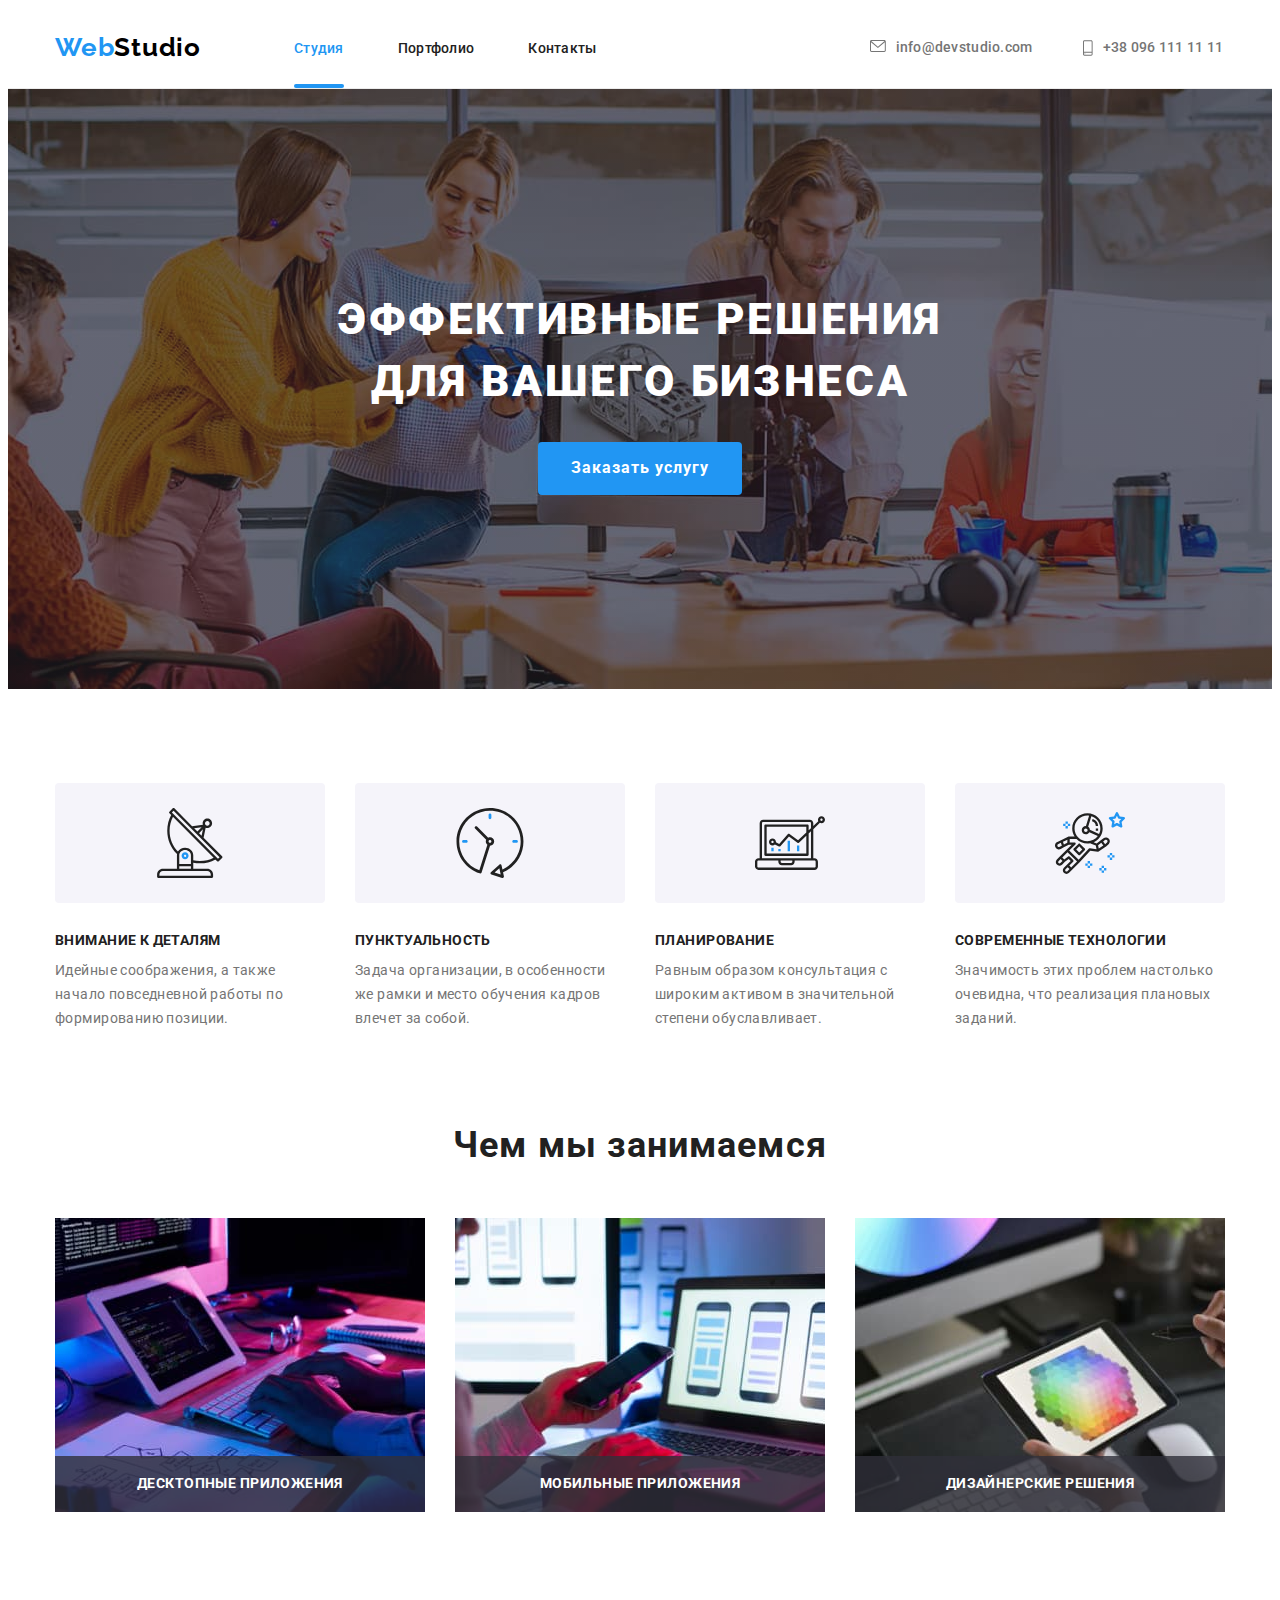
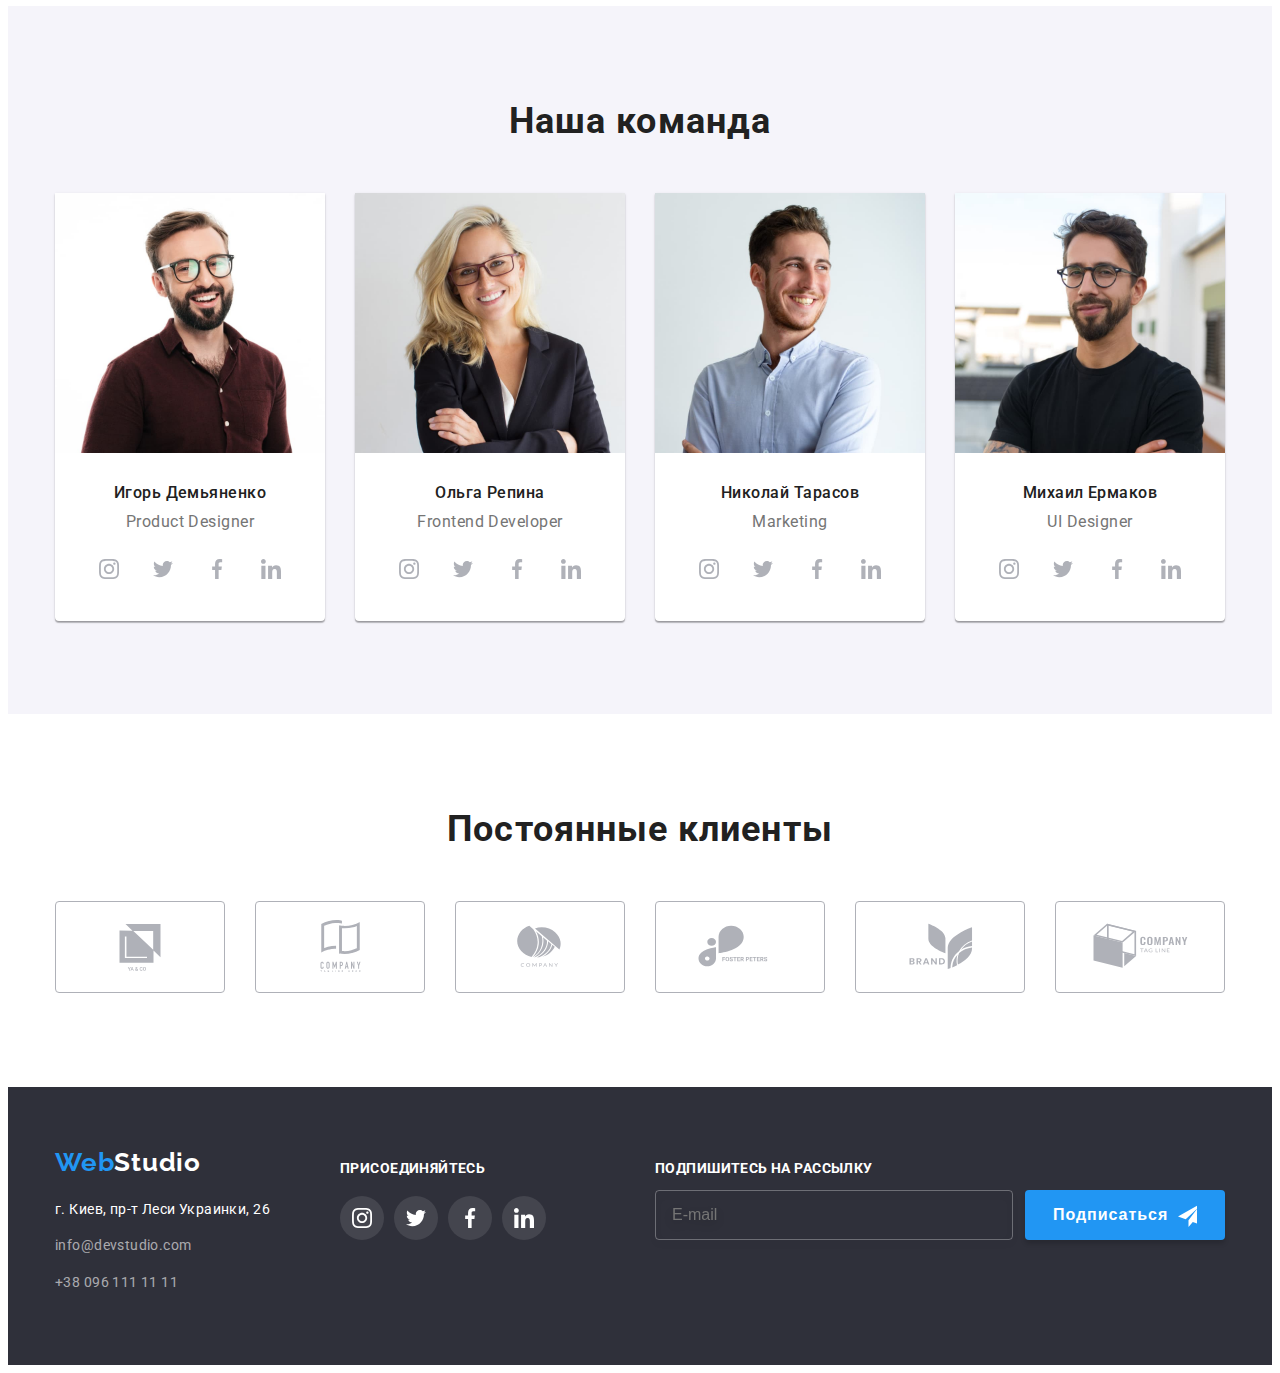
<file: index.html>
<!DOCTYPE html>
<html lang="ru">
  <head>
    <meta charset="UTF-8" />
    <meta http-equiv="X-UA-Compatible" content="IE=edge" />
    <meta name="viewport" content="width=device-width, initial-scale=1.0" />
    <title>Студия</title>
    <link rel="preconnect" href="https://fonts.googleapis.com" />
    <link rel="preconnect" href="https://fonts.gstatic.com" crossorigin />
    <link
      href="https://fonts.googleapis.com/css2?family=Raleway:wght@700&family=Roboto:wght@400;500;700;900&display=swap"
      rel="stylesheet"
    />
    <link
      rel="stylesheet"
      href="https://cdnjs.cloudflare.com/ajax/libs/modern-normalize/1.1.0/modern-normalize.min.css"
      integrity="sha512-wpPYUAdjBVSE4KJnH1VR1HeZfpl1ub8YT/NKx4PuQ5NmX2tKuGu6U/JRp5y+Y8XG2tV+wKQpNHVUX03MfMFn9Q=="
      crossorigin="anonymous"
      referrerpolicy="no-referrer"
    />
    <link rel="stylesheet" href="./css/styles.css" />
  </head>
  <body>
    <!--Header Site-->
    <header class="page-header">
      <div class="container">
        <div class="header-inner">
          <a href="./index.html" class="logo">
            <span class="logo__lable">Web</span>Studio</a
          >
          <nav class="navigation">
            <ul class="nav list">
              <li class="nav__item">
                <a class="nav__link link current" href="./index.html">Студия</a>
              </li>
              <li class="nav__item">
                <a class="nav__link link" href="./portfolio.html">Портфолио</a>
              </li>
              <li class="nav__item">
                <a class="nav__link link" href="">Контакты</a>
              </li>
            </ul>
          </nav>
          <div>
            <ul class="contacts">
              <li class="contacts__item">
                <a class="contacts__link" href="mailto:info@devstudio.co">
                  <svg class="contacts__mail">
                    <use
                      href="./images/icons.svg#icon-mail"
                      width="16px"
                      height="12px"
                    ></use></svg
                  >info@devstudio.com
                </a>
              </li>
              <li class="contacts__item">
                <a class="contacts__link" href="tel:+380961111111">
                  <svg class="contacts__phone">
                    <use
                      href="./images/icons.svg#icon-smartphone"
                      width="10px"
                      height="16px"
                    ></use></svg
                  >+38 096 111 11 11
                </a>
              </li>
            </ul>
          </div>
        </div>
      </div>
    </header>
    <main>
      <!--Hero-->
      <section class="hero">
        <div class="container">
          <h1 class="hero__text">Эффективные решения для вашего бизнеса</h1>
          <button class="button__open" type="button" data-modal-open>
            Заказать услугу
          </button>
          <!--Modal Window-->
          <div class="backdrop is-hidden" data-modal>
            <div class="modal">
              <button class="button__close" type="button" data-modal-close>
                <svg
                  class="close__icon"
                  aria-label="link mail"
                  width="30"
                  height="30"
                >
                  <use href="./images/icons.svg#icon-close"></use>
                </svg>
              </button>
              <div>
                <form class="form__modal" name="transfer">
                  <strong class="form__title"
                    >Оставьте свои данные, мы вам перезвоним</strong
                  >
                  <div class="form">
                    <label class="form__lable" for="username">Имя</label>
                    <input
                      class="form__input"
                      type="text"
                      name="username"
                      required
                      autofocus
                    />
                    <svg class="modal__icon">
                      <use
                        href="./images/icons.svg#icon-person"
                        width="18"
                        height="18"
                      ></use>
                    </svg>
                  </div>
                  <div class="form">
                    <label class="form__lable" for="phone-number"
                      >Телефон</label
                    >
                    <input
                      class="form__input"
                      type="tel"
                      name="phone-number"
                      placeholder=" "
                      required
                    />
                    <svg class="modal__icon">
                      <use
                        href="./images/icons.svg#icon-phone-black"
                        width="18"
                        height="18"
                      ></use>
                    </svg>
                  </div>
                  <div class="form">
                    <label class="form__lable" for="mail">Почта</label>
                    <input
                      class="form__input"
                      type="email"
                      name="mail"
                      placeholder=" "
                      required
                    />
                    <svg class="modal__icon">
                      <use
                        href="./images/icons.svg#icon-email-black"
                        width="18"
                        height="18"
                      ></use>
                    </svg>
                  </div>
                  <div class="form">
                    <label class="form__lable" for="notes">Комментарий</label>
                    <textarea
                      class="form__textarea"
                      name="notes"
                      placeholder="Введите текст"
                    ></textarea>
                  </div>
                  <label class="label__checkbox" for="conditions">
                    <input
                      class="checkbox visually__hidden"
                      type="checkbox"
                      name="conditions"
                      id="conditions"
                      required
                    />
                    Соглашаюсь с рассылкой и принимаю
                    <a class="treaty" href="">Условия договора</a>
                    <svg class="icon__active" width="16" height="15">
                      <use href="images/icons.svg#icon-icon-check"></use>
                    </svg>
                    <svg class="icon__check" width="16" height="15">
                      <use href="images/icons.svg#icon-Vector1"></use>
                    </svg>
                  </label>
                  <button class="button__modal" type="submit">Отправить</button>
                </form>
              </div>
            </div>
          </div>
        </div>
      </section>
      <!--Peculiarities-->
      <section>
        <div class="container">
          <ul class="benefits">
            <li>
              <div class="benefits__content">
                <svg class="benefits__icon">
                  <use
                    href="./images/icons.svg#icon-antena"
                    width="70px"
                    height="70px"
                  ></use>
                </svg>
              </div>
              <h3 class="benefits__title">Внимание к деталям</h3>
              <p class="benefits__text">
                Идейные соображения, а также начало повседневной работы по
                формированию позиции.
              </p>
            </li>
            <li>
              <div class="benefits__content">
                <svg class="benefits__icon">
                  <use
                    href="./images/icons.svg#icon-clock"
                    width="70px"
                    height="70px"
                  ></use>
                </svg>
              </div>
              <h3 class="benefits__title">Пунктуальность</h3>
              <p class="benefits__text">
                Задача организации, в особенности же рамки и место обучения
                кадров влечет за собой.
              </p>
            </li>
            <li>
              <div class="benefits__content">
                <svg class="benefits__icon">
                  <use
                    href="./images/icons.svg#icon-diagram"
                    width="70px"
                    height="70px"
                  ></use>
                </svg>
              </div>
              <h3 class="benefits__title">Планирование</h3>
              <p class="benefits__text">
                Равным образом консультация с широким активом в значительной
                степени обуславливает.
              </p>
            </li>
            <li>
              <div class="benefits__content">
                <svg class="benefits__icon">
                  <use
                    href="./images/icons.svg#icon-astronaut"
                    width="70px"
                    height="70px"
                  ></use>
                </svg>
              </div>
              <h3 class="benefits__title">Современные технологии</h3>
              <p class="benefits__text">
                Значимость этих проблем настолько очевидна, что реализация
                плановых заданий.
              </p>
            </li>
          </ul>
        </div>
      </section>
      <!--Occupation-->
      <section class="occupation">
        <div class="container">
          <h2 class="occupation__content">Чем мы занимаемся</h2>
          <ul class="work">
            <li>
              <div class="work__type">
                <img
                  src="images/box1.jpg"
                  alt="Desktop Applications"
                  width="370"
                  height="294"
                />
                <p class="work__details">Десктопные приложения</p>
              </div>
            </li>
            <li>
              <div class="work__type">
                <img
                  src="images/box2.jpg"
                  alt="Mobile applications"
                  width="370"
                  height="294"
                />
                <p class="work__details">Мобильные приложения</p>
              </div>
            </li>
            <li>
              <div class="work__type">
                <img
                  src="images/box3.jpg"
                  alt="Design solutions"
                  width="370"
                  height="294"
                />
                <p class="work__details">Дизайнерские решения</p>
              </div>
            </li>
          </ul>
        </div>
      </section>
      <!--Team-->
      <section class="team">
        <div class="container">
          <h2 class="team__list">Наша команда</h2>
          <ul class="employees">
            <li class="employee__card">
              <img
                src="images/img.jpg"
                alt="Product Designer"
                width="270"
                height="260"
              />
              <h3 class="employee__name">Игорь Демьяненко</h3>
              <p class="job___title">Product Designer</p>
              <ul class="job___contact">
                <li>
                  <a href="" class="contact__link">
                    <svg class="social__network">
                      <use
                        href="./images/icons.svg#icon-instagram"
                        width="20px"
                        height="20px"
                      ></use>
                    </svg>
                  </a>
                </li>
                <li>
                  <a href="" class="contact__link">
                    <svg class="social__network">
                      <use
                        href="./images/icons.svg#icon-twitter"
                        width="20px"
                        height="20px"
                      ></use></svg
                  ></a>
                </li>
                <li>
                  <a href="" class="contact__link">
                    <svg class="social__network">
                      <use
                        href="./images/icons.svg#icon-facebook"
                        width="20px"
                        height="20px"
                      ></use></svg
                  ></a>
                </li>
                <li>
                  <a href="" class="contact__link">
                    <svg class="social__network">
                      <use
                        href="./images/icons.svg#icon-linkedin"
                        width="20px"
                        height="20px"
                      ></use></svg
                  ></a>
                </li>
              </ul>
            </li>
            <li class="employee__card">
              <img
                src="./images/img1.jpg"
                alt="Frontend"
                width="270"
                height="260"
              />
              <h3 class="employee__name">Ольга Репина</h3>
              <p class="job___title">Frontend Developer</p>
              <ul class="job___contact">
                <li>
                  <a href="" class="contact__link">
                    <svg class="social__network">
                      <use
                        href="./images/icons.svg#icon-instagram"
                        width="20px"
                        height="20px"
                      ></use>
                    </svg>
                  </a>
                </li>
                <li>
                  <a href="" class="contact__link">
                    <svg class="social__network">
                      <use
                        href="./images/icons.svg#icon-twitter"
                        width="20px"
                        height="20px"
                      ></use></svg
                  ></a>
                </li>
                <li>
                  <a href="" class="contact__link">
                    <svg class="social__network">
                      <use
                        href="./images/icons.svg#icon-facebook"
                        width="20px"
                        height="20px"
                      ></use></svg
                  ></a>
                </li>
                <li>
                  <a href="" class="contact__link">
                    <svg class="social__network">
                      <use
                        href="./images/icons.svg#icon-linkedin"
                        width="20px"
                        height="20px"
                      ></use></svg
                  ></a>
                </li>
              </ul>
            </li>
            <li class="employee__card">
              <img
                src="./images/img2.jpg"
                alt="Marketing"
                width="270"
                height="260"
              />
              <h3 class="employee__name">Николай Тарасов</h3>
              <p class="job___title">Marketing</p>
              <ul class="job___contact">
                <li>
                  <a href="" class="contact__link">
                    <svg class="social__network">
                      <use
                        href="./images/icons.svg#icon-instagram"
                        width="20px"
                        height="20px"
                      ></use>
                    </svg>
                  </a>
                </li>
                <li>
                  <a href="" class="contact__link">
                    <svg class="social__network">
                      <use
                        href="./images/icons.svg#icon-twitter"
                        width="20px"
                        height="20px"
                      ></use></svg
                  ></a>
                </li>
                <li>
                  <a href="" class="contact__link">
                    <svg class="social__network">
                      <use
                        href="./images/icons.svg#icon-facebook"
                        width="20px"
                        height="20px"
                      ></use></svg
                  ></a>
                </li>
                <li>
                  <a href="" class="contact__link">
                    <svg class="social__network">
                      <use
                        href="./images/icons.svg#icon-linkedin"
                        width="20px"
                        height="20px"
                      ></use></svg
                  ></a>
                </li>
              </ul>
            </li>
            <li class="employee__card">
              <img
                src="./images/img3.jpg"
                alt="UI Designer"
                width="270"
                height="260"
              />
              <h3 class="employee__name">Михаил Ермаков</h3>
              <p class="job___title">UI Designer</p>
              <ul class="job___contact">
                <li>
                  <a href="" class="contact__link">
                    <svg class="social__network">
                      <use
                        href="./images/icons.svg#icon-instagram"
                        width="20px"
                        height="20px"
                      ></use>
                    </svg>
                  </a>
                </li>
                <li>
                  <a href="" class="contact__link">
                    <svg class="social__network">
                      <use
                        href="./images/icons.svg#icon-twitter"
                        width="20px"
                        height="20px"
                      ></use></svg
                  ></a>
                </li>
                <li>
                  <a href="" class="contact__link">
                    <svg class="social__network">
                      <use
                        href="./images/icons.svg#icon-facebook"
                        width="20px"
                        height="20px"
                      ></use></svg
                  ></a>
                </li>
                <li>
                  <a href="" class="contact__link">
                    <svg class="social__network">
                      <use
                        href="./images/icons.svg#icon-linkedin"
                        width="20px"
                        height="20px"
                      ></use></svg
                  ></a>
                </li>
              </ul>
            </li>
          </ul>
        </div>
      </section>
      <section>
        <h2 class="caption__clients">Постоянные клиенты</h2>
        <div>
          <ul class="clients">
            <li class="clients__item">
              <a href="#" class="clients__icon">
                <svg class="clients__image">
                  <use href="./images/icons.svg#icon-group"></use>
                </svg>
              </a>
            </li>
            <li class="clients__item">
              <a href="#" class="clients__icon">
                <svg class="clients__image">
                  <use href="./images/icons.svg#icon-group1"></use>
                </svg>
              </a>
            </li>
            <li class="clients__item">
              <a href="#" class="clients__icon">
                <svg class="clients__image">
                  <use href="./images/icons.svg#icon-group2"></use>
                </svg>
              </a>
            </li>
            <li class="clients__item">
              <a href="#" class="clients__icon">
                <svg class="clients__image">
                  <use href="./images/icons.svg#icon-group3"></use>
                </svg>
              </a>
            </li>
            <li class="clients__item">
              <a href="#" class="clients__icon">
                <svg class="clients__image">
                  <use href="./images/icons.svg#icon-group4"></use>
                </svg>
              </a>
            </li>
            <li class="clients__item">
              <a href="#" class="clients__icon">
                <svg class="clients__image">
                  <use href="./images/icons.svg#icon-group5"></use>
                </svg>
              </a>
            </li>
          </ul>
        </div>
      </section>
    </main>
    <!--Footer-->
    <footer class="page-footer">
      <div class="container">
        <div class="footer-info">
          <div>
            <a href="./index.html" class="footer__logo"
              ><span class="footer-logo__lable">Web</span>Studio</a
            >
            <address>
              <ul class="footer__contacts">
                <li class="footer-contacts__item">
                  <a class="footer-contacts__link" href="https://bit.ly/3pXMvUd"
                    >г. Киев, пр-т Леси Украинки, 26</a
                  >
                </li>
                <li class="footer-contacts__item">
                  <a
                    class="footer-contacts__mail"
                    href="mailto:info@devstudio.co"
                    >info@devstudio.com</a
                  >
                </li>
                <li class="footer-contacts__item">
                  <a class="footer-contacts__tel" href="tel:+380961111111"
                    >+38 096 111 11 11</a
                  >
                </li>
              </ul>
            </address>
          </div>
          <div class="footer-social">
            <h3 class="social__description">Присоединяйтесь</h3>
            <ul class="networks">
              <li class="networks__item">
                <a href="#" class="networks__link">
                  <svg class="networks__icon">
                    <use
                      href="./images/icons.svg#icon-instagram"
                      width="20px"
                      height="20px"
                    ></use>
                  </svg>
                </a>
              </li>
              <li class="networks__item">
                <a href="#" class="networks__link">
                  <svg class="networks__icon">
                    <use
                      href="./images/icons.svg#icon-twitter"
                      width="20px"
                      height="20px"
                    ></use>
                  </svg>
                </a>
              </li>
              <li class="networks__item">
                <a href="#" class="networks__link">
                  <svg class="networks__icon">
                    <use
                      href="./images/icons.svg#icon-facebook"
                      width="20px"
                      height="20px"
                    ></use>
                  </svg>
                </a>
              </li>
              <li class="networks__item">
                <a href="#" class="networks__link">
                  <svg class="networks__icon">
                    <use
                      href="./images/icons.svg#icon-linkedin"
                      width="20px"
                      height="20px"
                    ></use>
                  </svg>
                </a>
              </li>
            </ul>
          </div>
          <div class="footer-sending">
            <p class="sending__text">Подпишитесь на рассылку</p>
            <form class="form__sending" name="subscription" autocomplete="on">
              <label class="lable__visually" for="subscription-email"></label>
              <input
                class="input__mail"
                type="email"
                name="subscription-email"
                id="subscription-email"
                placeholder="E-mail"
                required
              />
              <button class="button__form" type="button-sending">
                Подписаться
                <svg class="button__icon">
                  <use
                    href="./images/icons.svg#icon-icon-send"
                    width="24px"
                    height="24px"
                  ></use>
                </svg>
              </button>
            </form>
          </div>
        </div>
      </div>
    </footer>
    <script src="./js/modal.js"></script>
  </body>
</html>
</file>
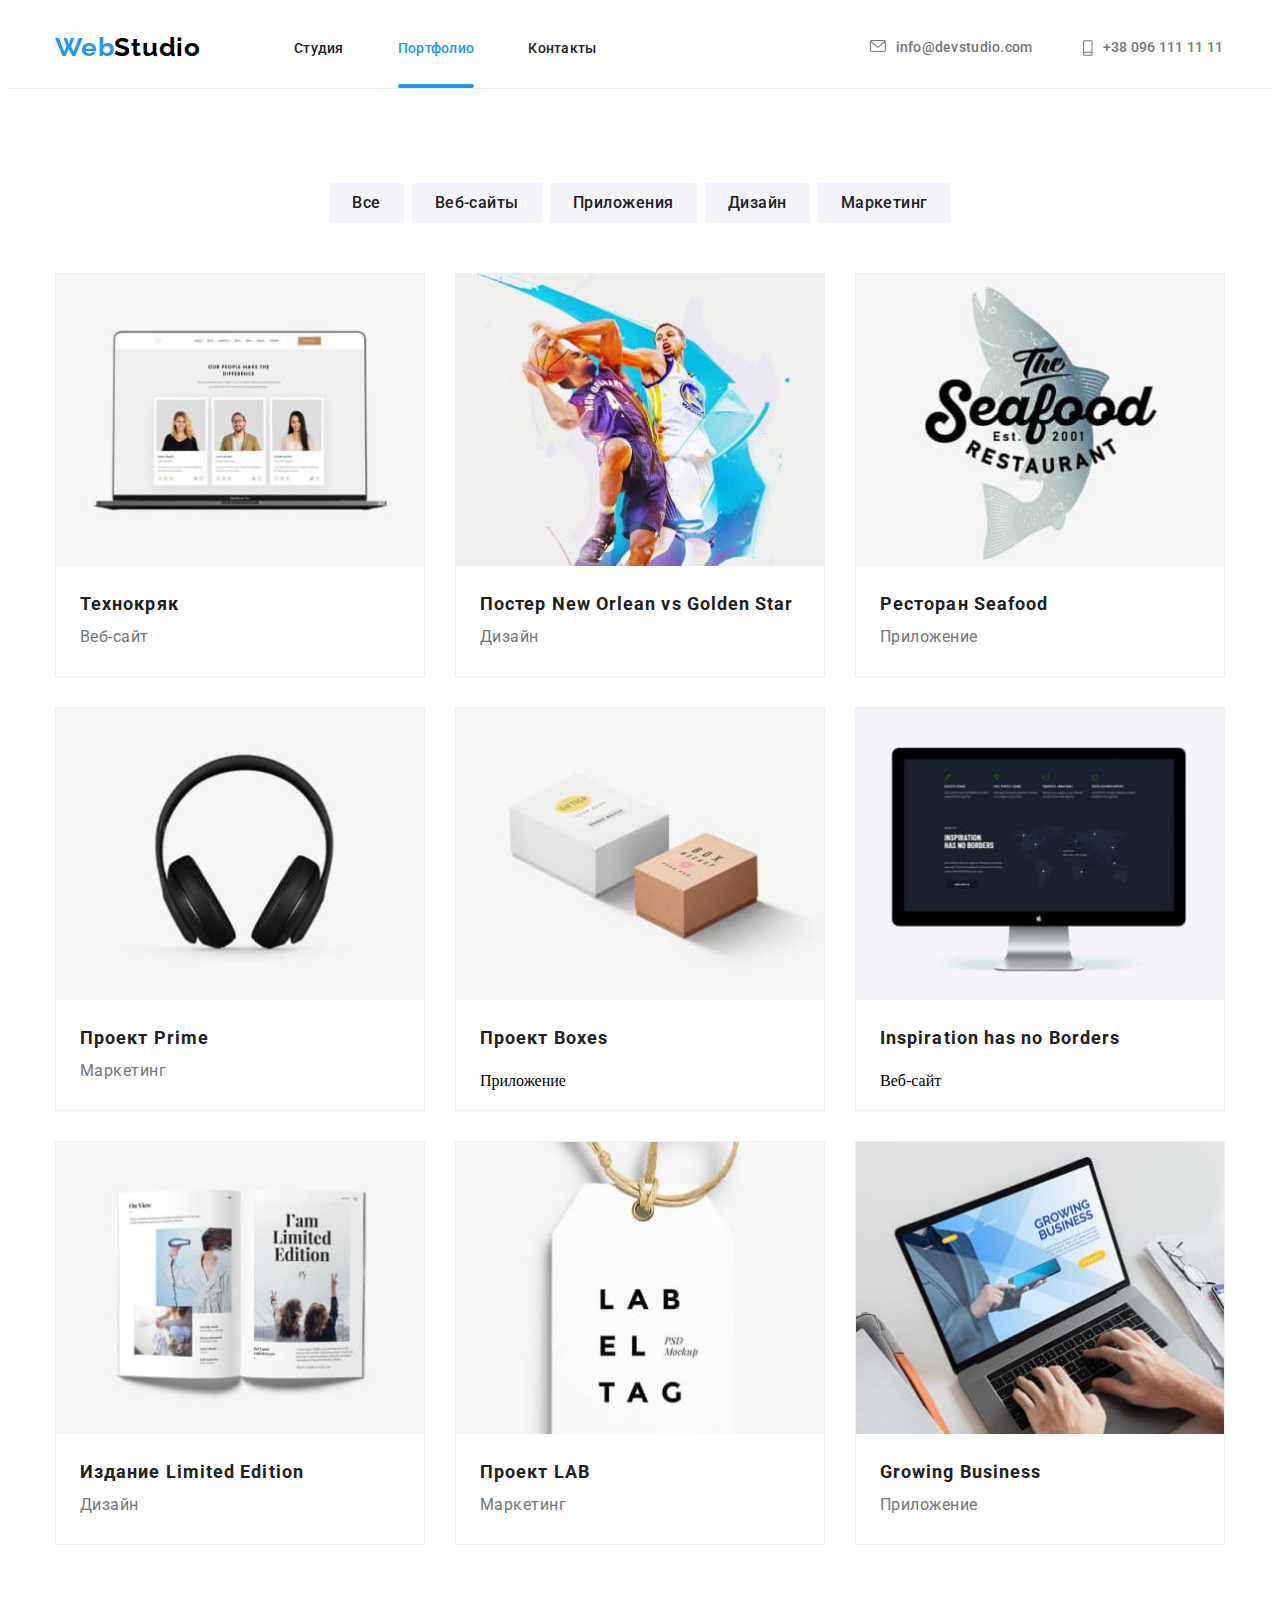
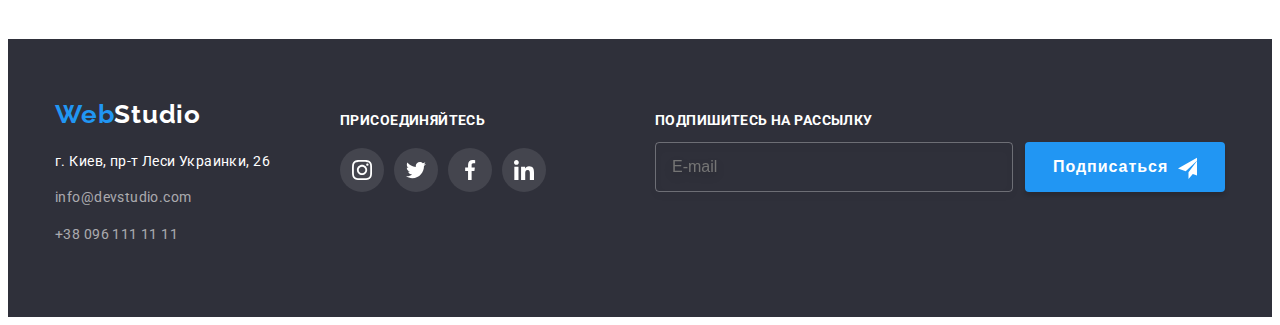
<file: portfolio.html>
<!DOCTYPE html>
<html lang="ru">
  <head>
    <meta charset="UTF-8" />
    <meta http-equiv="X-UA-Compatible" content="IE=edge" />
    <meta name="viewport" content="width=device-width, initial-scale=1.0" />
    <title>Портфолио</title>
    <link rel="preconnect" href="https://fonts.googleapis.com" />
    <link rel="preconnect" href="https://fonts.gstatic.com" crossorigin />
    <link
      href="https://fonts.googleapis.com/css2?family=Raleway:wght@700&family=Roboto:wght@400;500;700;900&display=swap"
      rel="stylesheet"
    />
    <link
      rel="stylesheet"
      href="https://cdnjs.cloudflare.com/ajax/libs/modern-normalize/1.1.0/modern-normalize.min.css"
      integrity="sha512-wpPYUAdjBVSE4KJnH1VR1HeZfpl1ub8YT/NKx4PuQ5NmX2tKuGu6U/JRp5y+Y8XG2tV+wKQpNHVUX03MfMFn9Q=="
      crossorigin="anonymous"
      referrerpolicy="no-referrer"
    />
    <link rel="stylesheet" href="./css/styles.css" />
  </head>
  <body class="header">
    <!--Header Site-->
    <header class="page-header">
      <div class="container">
        <div class="header-inner">
          <a href="./index.html" class="logo">
            <span class="logo__lable">Web</span>Studio</a
          >
          <nav class="navigation">
            <ul class="nav list">
              <li class="nav__item">
                <a class="nav__link link" href="./index.html">Студия</a>
              </li>
              <li class="nav__item">
                <a class="nav__link link current" href="./portfolio.html"
                  >Портфолио</a
                >
              </li>
              <li class="nav__item">
                <a class="nav__link link" href="">Контакты</a>
              </li>
            </ul>
          </nav>
          <div>
            <ul class="contacts">
              <li class="contacts__item">
                <a class="contacts__link" href="mailto:info@devstudio.co">
                  <svg class="contacts__mail">
                    <use
                      href="./images/icons.svg#icon-mail"
                      width="16px"
                      height="12px"
                    ></use></svg
                  >info@devstudio.com
                </a>
              </li>
              <li class="contacts__item">
                <a class="contacts__link" href="tel:+380961111111">
                  <svg class="contacts__phone">
                    <use
                      href="./images/icons.svg#icon-smartphone"
                      width="10px"
                      height="16px"
                    ></use></svg
                  >+38 096 111 11 11
                </a>
              </li>
            </ul>
          </div>
        </div>
      </div>
    </header>
    <main>
      <!--Buttons-->
      <section>
        <div class="container">
          <ul class="button__menu">
            <li><button class="button" type="button">Все</button></li>
            <li><button class="button" type="button">Веб-сайты</button></li>
            <li><button class="button" type="button">Приложения</button></li>
            <li><button class="button" type="button">Дизайн</button></li>
            <li><button class="button" type="button">Маркетинг</button></li>
          </ul>
          <!--Portfolio-->
          <ul class="portfolio">
            <li class="portfolio__card">
              <div class="overlay">
                <a href=""
                  ><img
                    src="./images/image.jpg"
                    alt="Projects"
                    width="370"
                    height="294"
                /></a>
                <div class="overlay__icon">
                  <p class="overlay__text">
                    Ресурс предлагает комплексные предложения с разным уровнем
                    функционала и сервисов. Все это позволит посетителю получить
                    исчерпывающие сведения о компании или частном лице.
                  </p>
                </div>
              </div>
              <div class="card__description">
                <h3 class="card__text">Технокряк</h3>
                <p class="card__title">Веб-сайт</p>
              </div>
            </li>
            <li class="portfolio__card">
              <div class="overlay">
                <a href=""
                  ><img
                    src="./images/image1.jpg"
                    alt="Projects"
                    width="370"
                    height="294"
                /></a>
                <div class="overlay__icon">
                  <p class="overlay__text">
                    Ресурс предлагает комплексные предложения с разным уровнем
                    функционала и сервисов. Все это позволит посетителю получить
                    исчерпывающие сведения о компании или частном лице.
                  </p>
                </div>
              </div>
              <div class="card__description">
                <h3 class="card__text">Постер New Orlean vs Golden Star</h3>
                <p class="card__title">Дизайн</p>
              </div>
            </li>
            <li class="portfolio__card">
              <div class="overlay">
                <a href=""
                  ><img
                    src="./images/image2.jpg"
                    alt="Projects"
                    width="370"
                    height="294"
                /></a>
                <div class="overlay__icon">
                  <p class="overlay__text">
                    Ресурс предлагает комплексные предложения с разным уровнем
                    функционала и сервисов. Все это позволит посетителю получить
                    исчерпывающие сведения о компании или частном лице.
                  </p>
                </div>
              </div>
              <div class="card__description">
                <h3 class="card__text">Ресторан Seafood</h3>
                <p class="card__title">Приложение</p>
              </div>
            </li>
            <li class="portfolio__card">
              <div class="overlay">
                <a href=""
                  ><img
                    src="./images/image3.jpg"
                    alt="Projects"
                    width="370"
                    height="294"
                /></a>
                <div class="overlay__icon">
                  <p class="overlay__text">
                    Ресурс предлагает комплексные предложения с разным уровнем
                    функционала и сервисов. Все это позволит посетителю получить
                    исчерпывающие сведения о компании или частном лице.
                  </p>
                </div>
              </div>
              <div class="card__description">
                <h3 class="card__text">Проект Prime</h3>
                <p class="card__title">Маркетинг</p>
              </div>
            </li>
            <li class="portfolio__card">
              <div class="overlay">
                <a href=""
                  ><img
                    src="./images/image4.jpg"
                    alt="Projects"
                    width="370"
                    height="294"
                /></a>
                <div class="overlay__icon">
                  <p class="overlay__text">
                    Ресурс предлагает комплексные предложения с разным уровнем
                    функционала и сервисов. Все это позволит посетителю получить
                    исчерпывающие сведения о компании или частном лице.
                  </p>
                </div>
              </div>
              <div class="card__description">
                <h3 class="card__text">Проект Boxes</h3>
                <p class="card-title">Приложение</p>
              </div>
            </li>
            <li class="portfolio__card">
              <div class="overlay">
                <a href=""
                  ><img
                    src="./images/image5.jpg"
                    alt="Projects"
                    width="370"
                    height="294"
                /></a>
                <div class="overlay__icon">
                  <p class="overlay__text">
                    Ресурс предлагает комплексные предложения с разным уровнем
                    функционала и сервисов. Все это позволит посетителю получить
                    исчерпывающие сведения о компании или частном лице.
                  </p>
                </div>
              </div>
              <div class="card__description">
                <h3 class="card__text">Inspiration has no Borders</h3>
                <p class="ccard__title">Веб-сайт</p>
              </div>
            </li>
            <li class="portfolio__card">
              <div class="overlay">
                <a href=""
                  ><img
                    src="./images/image6.jpg"
                    alt="Projects"
                    width="370"
                    height="294"
                /></a>
                <div class="overlay__icon">
                  <p class="overlay__text">
                    Ресурс предлагает комплексные предложения с разным уровнем
                    функционала и сервисов. Все это позволит посетителю получить
                    исчерпывающие сведения о компании или частном лице.
                  </p>
                </div>
              </div>
              <div class="card__description">
                <h3 class="card__text">Издание Limited Edition</h3>
                <p class="card__title">Дизайн</p>
              </div>
            </li>
            <li class="portfolio__card">
              <div class="overlay">
                <a href=""
                  ><img
                    src="./images/image7.jpg"
                    alt="Projects"
                    width="370"
                    height="294"
                /></a>
                <div class="overlay__icon">
                  <p class="overlay__text">
                    Ресурс предлагает комплексные предложения с разным уровнем
                    функционала и сервисов. Все это позволит посетителю получить
                    исчерпывающие сведения о компании или частном лице.
                  </p>
                </div>
              </div>
              <div class="card__description">
                <h3 class="card__text">Проект LAB</h3>
                <p class="card__title">Маркетинг</p>
              </div>
            </li>
            <li class="portfolio__card">
              <div class="overlay">
                <a href=""
                  ><img
                    src="./images/image8.jpg"
                    alt="Projects"
                    width="370"
                    height="294"
                /></a>
                <div class="overlay__icon">
                  <p class="overlay__text">
                    Ресурс предлагает комплексные предложения с разным уровнем
                    функционала и сервисов. Все это позволит посетителю получить
                    исчерпывающие сведения о компании или частном лице.
                  </p>
                </div>
              </div>
              <div class="card__description">
                <h3 class="card__text">Growing Business</h3>
                <p class="card__title">Приложение</p>
              </div>
            </li>
          </ul>
        </div>
      </section>
    </main>
    <!--Footer-->
    <footer class="page-footer">
      <div class="container">
        <div class="footer-info">
          <div>
            <a href="./index.html" class="footer__logo"
              ><span class="footer-logo__lable">Web</span>Studio</a
            >
            <address>
              <ul class="footer__contacts">
                <li class="footer-contacts__item">
                  <a class="footer-contacts__link" href="https://bit.ly/3pXMvUd"
                    >г. Киев, пр-т Леси Украинки, 26</a
                  >
                </li>
                <li class="footer-contacts__item">
                  <a
                    class="footer-contacts__mail"
                    href="mailto:info@devstudio.co"
                    >info@devstudio.com</a
                  >
                </li>
                <li class="footer-contacts__item">
                  <a class="footer-contacts__tel" href="tel:+380961111111"
                    >+38 096 111 11 11</a
                  >
                </li>
              </ul>
            </address>
          </div>
          <div class="footer-social">
            <h3 class="social__description">Присоединяйтесь</h3>
            <ul class="networks">
              <li class="networks__item">
                <a href="#" class="networks__link">
                  <svg class="networks__icon">
                    <use
                      href="./images/icons.svg#icon-instagram"
                      width="20px"
                      height="20px"
                    ></use>
                  </svg>
                </a>
              </li>
              <li class="networks__item">
                <a href="#" class="networks__link">
                  <svg class="networks__icon">
                    <use
                      href="./images/icons.svg#icon-twitter"
                      width="20px"
                      height="20px"
                    ></use>
                  </svg>
                </a>
              </li>
              <li class="networks__item">
                <a href="#" class="networks__link">
                  <svg class="networks__icon">
                    <use
                      href="./images/icons.svg#icon-facebook"
                      width="20px"
                      height="20px"
                    ></use>
                  </svg>
                </a>
              </li>
              <li class="networks__item">
                <a href="#" class="networks__link">
                  <svg class="networks__icon">
                    <use
                      href="./images/icons.svg#icon-linkedin"
                      width="20px"
                      height="20px"
                    ></use>
                  </svg>
                </a>
              </li>
            </ul>
          </div>
          <div class="footer-sending">
            <p class="sending__text">Подпишитесь на рассылку</p>
            <form class="form__sending" name="subscription" autocomplete="on">
              <label class="lable__visually" for="subscription-email"></label>
              <input
                class="input__mail"
                type="email"
                name="subscription-email"
                id="subscription-email"
                placeholder="E-mail"
                required
              />
              <button class="button__form" type="button-sending">
                Подписаться
                <svg class="button__icon">
                  <use
                    href="./images/icons.svg#icon-icon-send"
                    width="24px"
                    height="24px"
                  ></use>
                </svg>
              </button>
            </form>
          </div>
        </div>
      </div>
    </footer>
    <script src="./js/modal.js"></script>
  </body>
</html>
</file>
<file: css/styles.css>
.body {
    background-color: #FFFFFF;
    
}



*,
*::before,
*::after {
    box-sizing: border-box;
}

a {
    display: flex;
}

img {
    display: block;
    max-width: 100%;
    height: auto;
}    

a:active,
a:focus {
    outline: none;
}


ul li {
    list-style: none;
    padding-left: 0;
}

section {
    padding-bottom: 94px;
    padding-top: 94px;
    margin: 0;
}

a:active,
a:focus {
    outline: none;
}

input,
textarea {
    outline: none;
}

input:active,
textarea:active {
    outline: none;
}

:focus {
    outline: none;
}

textarea {
    resize: none;
}



.page-header {
    border-bottom: 1px solid #ECECEC;

}

.container {
    max-width: 1170px;
    margin: 0 auto;
        
}

/* Header Site */

.header-inner {
    display: inline-flex;        
    height: 80px;
    align-items: center;
 
}


.logo {
    font-family: 'Raleway', sans-serif;    
    font-weight: 700;
    font-size: 26px;
    line-height: 1.2;
    letter-spacing: 0.03em;
    color: #000000;
    text-decoration: none;
    margin-right: 93px;
     
}


.logo__lable {
    font-family: 'Raleway', sans-serif;
    font-weight: 700;
    font-size: 26px;
    line-height: 1.2;
    letter-spacing: 0.03em;
    color: #2196F3;
    text-decoration: none;

}


.navigation .nav__link {
    position: relative;
    transition: color 250ms cubic-bezier(0.4, 0, 0.2, 1);

}

.nav {
    padding-left: 0;
    margin: 0;
    
}


.nav__item {
    display: inline-flex;
    margin-right: 50px;

}

.nav__item:last-child {
    margin-right: 0;

}

.nav__link {
    font-family: 'Roboto', sans-serif;
    font-weight: 500;
    font-size: 14px;
    line-height: 1.1;
    letter-spacing: 0.02em;
    color: #212121;
    text-decoration: none;
    
    
}

.nav__link:hover,
.nav__link:focus {
    color: #2196F3;
  
}

.current {
    color: #2196F3;
}

.current::after {
    content: "";
    position: absolute;
    width: 100%;
    height: 4px;
    background-size: cover;
    background-color: #2196F3;
    border-radius: 2px;
    margin-top: 43px;
    background-image: url(../images/hover.png);
  
}

.contacts {
    display: inline-flex;
    text-align: center;
    padding-left: 0;
    margin-left: 273px;
    margin-top: 32px;
    margin-bottom: 32px;

}

.contacts__item {
    display: inline-flex;
    text-align: center;
    justify-content: center;
    margin-right: 50px;


}


.contacts__item:last-child {
    margin-right: 0;

}


.contacts__link {
    font-family: 'Roboto', sans-serif;
    font-weight: 500;
    font-size: 14px;
    line-height: 1.1;
    letter-spacing: 0.02em;
    color: #757575;
    text-decoration: none;
    transition: color 250ms cubic-bezier(0.4, 0, 0.2, 1);
       
  

}


.contacts__link:hover,
.contacts__link:focus {
    color: #2196F3;
    fill: currentColor;
    
}

.contacts__phone {
    display: flex;
    justify-content: center;
    align-items: center;
    fill: #757575;
    width: 10px;
    height: 16px;
    padding: 0;
    margin-right: 10px;
    fill: currentColor;
    
}

.contacts__mail {
    display: flex;
    justify-content: center;
    align-items: center;
    fill: #757575;
    width: 16px;
    height: 12px;
    padding: 0;
    margin-right: 10px;
    fill: currentColor;
       
}

/* Hero */

.hero {
    background-color: #2F303A;
    max-width: 1600px;
    height: 600px;
    padding-top: 200px;
    padding-bottom: 200px;
    margin-left: auto;
    margin-right: auto;
    background-size: cover;
    background-position: center;
    background-image: linear-gradient(to right, rgba(47, 48, 58, 0.4), rgba(47, 48, 58, 0.4)), url(../images/img111.jpg);

}

.hero__text {
    font-family: 'Roboto', sans-serif;
    font-style: normal;
    font-weight: 900;
    font-size: 44px;
    line-height: 1.4;
    text-align: center;
    letter-spacing: 0.06em;
    text-transform: uppercase;
    color: #FFFFFF;
    max-width: 696px;
    margin: 0 auto;
    margin-bottom: 30px;


}


.button__open {
    font-family: 'Roboto', sans-serif;
    padding: 10px 32px;
    font-style: normal;
    font-weight: 700;
    font-size: 16px;
    line-height: 1.9;
    display: flex;
    align-items: center;
    text-align: center;
    letter-spacing: 0.06em;
    color: #FFFFFF;
    background-color: #2196F3;
    border: 1px solid transparent;
    border-radius: 4px;
    cursor: pointer;
    text-decoration: none;
    margin: 0 auto;
}


/* Modal Window */

.backdrop {
    position: fixed;
    top: 0;
    left: 0;
    width: 100%;
    min-height: 100%;
    z-index: 1;
    background-color: rgba(0, 0, 0, 0.2);
    transition: opacity 250ms cubic-bezier(0.4, 0, 0.2, 1), visibility 250ms cubic-bezier(0.4, 0, 0.2, 1);
}

.backdrop.is-hidden {
    visibility: hidden;
    opacity: 0;
    pointer-events: none;
}

.backdrop.is-hidden .modal {
    transform: translate(-50%, -50%) scale(1);
}

.modal {
    display: flex;
    position: absolute;
    top: 10%;
    left: 50%;
    transform: translate(-50%, 0);
    margin-left: auto;
    width: 528px;
    height: 581px;
    background-color: #FFFFFF;
    box-shadow: 0px 1px 3px rgba(0, 0, 0, 0.12), 0px 1px 1px rgba(0, 0, 0, 0.14), 0px 2px 1px rgba(0, 0, 0, 0.2);
    border-radius: 4px;
    transition: transform 250ms cubic-bezier(0.4, 0, 0.2, 1);
    
}



.button__close {
    position: absolute;
    top: 8px;
    right: 8px;
    width: 30px;
    height: 30px;
    border: none;
    background-color: transparent;
    padding: 0;
    cursor: pointer;   
    border: #000000;
    border: 1px solid rgba(0, 0, 0, 0.1);
    border-radius: 50%;
    background-color: inherit;
    transition: color 250ms cubic-bezier(0.4, 0, 0.2, 1);
    
    
   
    

}

.close__icon {    
    width: 18px;
    fill: currentColor;
    
}





.button__close:hover,
.button__close:hover {
    box-shadow: none;    
    color: #2196F3;


}



.form__modal {
    display: flex;
    flex-direction: column;
    align-items: center;    
    width: 448px;
    height: 501px;
    flex-direction: column;
    margin: 40px 40px;
    
     
    
}

.form {
    width: 100%;
    position: relative;
    
    

}


.form:focus-within > .modal__icon,
.form:hover > .modal__icon, 
.form:focus > .modal__icon {
    fill: #2196F3;
}





  

.form__title {      
    font-family: 'Roboto', sans-serif;
    font-style: normal;
    font-weight: 700;
    font-size: 20px;
    line-height: 1.2;
    text-align: center;
    letter-spacing: 0.03em;
    color: #212121;
    margin-bottom: 12px;
}





.form__lable {
    display: block;
    width: 25px;
    height: 14px;
    font-family: 'Roboto', sans-serif;
    font-style: normal;
    font-weight: 400;
    font-size: 12px;
    line-height: 1.2;
    letter-spacing: 0.01em;    
    color: #757575;
    margin-bottom: 4px;
    
    
}


 
.form__input {    
    width: 100%;
    height: 40px;    
    border: 1px solid rgba(33, 33, 33, 0.2);
    border-radius: 4px;
    margin-bottom: 10px;    
    cursor: pointer;
    padding-left: 42px;
    transition: border 250ms cubic-bezier(0.4, 0, 0.2, 1);
    
    
    
}

.form__input:focus-within,
.form__input:hover,
.form__input:focus {
    border: 1px solid #2196F3;
    color: #2196F3;    
    fill: #2196F3;
    

}



.modal__icon {
    position: absolute;
    top: 50%;
    left: 0;
    margin-left: 12px;
    width: 18px;
    height: 18px;
    transform: translateY(-25%);
    transition: fill 250ms cubic-bezier(0.4, 0, 0.2, 1);
    
    
}



.form__textarea {
    width: 100%;
    height: 120px;       
    border: 1px solid rgba(33, 33, 33, 0.2);
    border-radius: 4px;
    padding: 12px 16px;
    margin-bottom: 20px;
    transition: border 250ms cubic-bezier(0.4, 0, 0.2, 1);
    
    
}

.form__textarea:hover,
.form__textarea:focus {
    border: 1px solid #2196F3;


}



.form textarea::placeholder {
    font-family: 'Roboto', sans-serif;
    font-style: normal;
    font-weight: 400;
    font-size: 12px;
    line-height: 14px;
    letter-spacing: 0.01em;
    color: rgba(117, 117, 117, 0.5);

}



.button__modal {  
    display: flex;
    justify-content: center;
    align-items: center;
    width: 200px;
    height: 50px;
    border: none;
    background-color: #2196F3;
    box-shadow: 0px 4px 4px rgba(0, 0, 0, 0.15);
    border-radius: 4px;
    font-family: 'Roboto', sans-serif;
    font-style: normal;
    font-weight: 700;
    font-size: 16px;
    line-height: 1.9;    
    letter-spacing: 0.06em;
    color: #FFFFFF;
    cursor: pointer;
    margin-top: 30px;
    padding: 0;
    transition-property: color background-color box-shadow;
    transition-duration: 250ms;
    transition-timing-function: cubic-bezier(0.4, 0, 0.2, 1);    
    text-transform: none;
    
    
}


.button__modal:hover,
.button__modal:focus {
    background-color: #188ce8;
    cursor: pointer;

}


.form__textarea::placeholder {
    font-family: 'Roboto', sans-serif;
    font-style: normal;
    font-weight: 400;
    font-size: 14px;
    line-height: 16px;
    letter-spacing: 0.01em;
    color: rgba(117, 117, 117, 0.5);
}



.label__checkbox {  
    position: relative;  
    align-items: center;
    font-family: 'Roboto', sans-serif;
    font-style: normal;
    font-weight: 400;
    font-size: 14px;
    line-height: 1.7;      
    letter-spacing: 0.03em;    
    color: #757575;
    padding-left: 24px;
    
    


}

.visually__hidden {
    position: absolute;
    width: 1px;
    height: 1px;
    margin: -1px;
    border: 0;
    padding: 0;
    white-space: nowrap;
    clip-path: inset(100%);
    clip: rect(0 0 0 0);
    overflow: hidden;

}


.icon__check {
    position: absolute;
    left: 0;
    top: 50%;
    transform: translateY(-50%);
    width: 16px;
    height: 15px;
    opacity: 1;
    transition: opacity 250ms cubic-bezier(0.4, 0, 0.2, 1);
}




.checkbox:checked ~.icon__check {
    opacity: 0;
}



.icon__active {    
    position: absolute;
    left: 0;
    top: 50%;
    transform: translateY(-50%);
    width: 16px;
    height: 15px;
    opacity: 0;
    fill: #2196F3;
    transition: opacity 250ms cubic-bezier(0.4, 0, 0.2, 1);
}


.checkbox:checked~.icon__active {
    opacity: 1;
}



.treaty {
    display: inline;
    font-family: 'Roboto', sans-serif;
    font-style: normal;
    font-weight: 400;
    font-size: 14px;
    line-height: 24px;       
    letter-spacing: 0.03em;
    text-decoration-line: underline;    
    color: #2196F3;
}

.checkbox:active  {
    background-color: #2196f3;
}


.input__icon {
    width: 18px;
    height: 18px;  
}


/* Peculiarities */

.benefits {
    display: flex;
    justify-content: space-between;
    padding: 0;
    margin-top: 0;
    margin-bottom: 0%;
    gap: 30px;

}

.benefits__content {
    display: flex;
    align-items: center;
    justify-content: center;
    width: 270px;
    height: 120px;
    background-color: #F5F4FA;
    border-radius: 4px;
    margin-bottom: 30px;


}

.benefits__icon {
    width: 70px;
    height: 70px;
}


.benefits__title {
    font-family: 'Roboto', sans-serif;
    font-style: normal;
    font-weight: 700;
    font-size: 14px;
    line-height: 1.1;
    letter-spacing: 0.03em;
    text-transform: uppercase;
    color: #212121;
    margin-top: 0;
    margin-bottom: 10px;
}

.benefits__text {
    font-family: 'Roboto', sans-serif;
    font-style: normal;
    font-weight: 400;
    font-size: 14px;
    line-height: 24px;    
    letter-spacing: 0.03em;    
    color: #757575;
    margin-bottom: 0%;
    margin-top: 0%;
    
}


/* Occupation */

.occupation {
    padding-top: 0;
    padding-left: 15px;    
    padding-right: 15px;
    
}

.occupation__content {
    font-family: 'Roboto', sans-serif;
    font-weight: 700;
    font-size: 36px;
    line-height: 1.2;
    text-align: center;
    letter-spacing: 0.03em;
    color: #212121; 
    margin-bottom: 50px;
    margin-top: 0;  
  

}

.work {
    display: flex;
    justify-content: space-between;
    padding-left: 0;
    margin: 0%;

}


.work__type {
    position: relative;
    display: block;
    justify-content: space-between;
    align-items: center;
      
}


.work__details {
    position: absolute;
    font-family: 'Roboto', sans-serif;
    font-style: normal;
    font-weight: 700;
    font-size: 14px;
    line-height: 1.1px;
    text-align: center;
    letter-spacing: 0.03em;
    text-transform: uppercase;    
    color: #FFFFFF;
    text-align: center;
    bottom: 0;
    width: 100%;
    padding-top: 27px;
    padding-bottom: 27px;
    margin: 0;
    background-color: rgba(47, 48, 58, 0.8);
   
}


/* Team */

.team {
    background-color: #F5F4FA;
    height: 708px;
}


.employees {
    display: flex;
    justify-content: space-between;
    padding-left: 0;
    margin-top: 50px;
    margin-bottom: 0;

}

.team__list {
    font-family: 'Roboto', sans-serif;
    font-weight: 700;
    font-size: 36px;
    line-height: 1.2;
    text-align: center;
    letter-spacing: 0.03em;
    color: #212121;    
    margin: 0 auto;

}

.employee__card {
    width: 270px;
    height: 428px;
    left: 215px;
    top: 1635px;
    background: #FFFFFF;
    box-shadow: 0px 1px 3px rgba(0, 0, 0, 0.12), 0px 1px 1px rgba(0, 0, 0, 0.14), 0px 2px 1px rgba(0, 0, 0, 0.2);
    border-radius: 0px 0px 4px 4px;
    text-align: center;
}


.employee__name {
    font-family: 'Roboto', sans-serif;
    font-style: normal;
    font-weight: 500;
    font-size: 16px;
    line-height: 1.2;    
    letter-spacing: 0.03em;    
    color: #212121;
    margin-bottom: 10px;
    margin-top: 30px;
  
}

.job___title { 
    font-family: 'Roboto', sans-serif;
    font-style: normal;
    font-weight: 400;
    font-size: 16px;
    line-height: 1.2;    
    letter-spacing: 0.03em;    
    color: #757575;
    margin-top: 10px;
    
}




.job___contact {
    display: flex;
    list-style: none;
    padding-left: 32px;
    padding-right: 32px;
    margin-top: 16px;
    justify-content: space-between;

}

.social__network {
    width: 20px;
    height: 20px;
    color: #FFFFFF;
    transition: background-color 250ms cubic-bezier(0.4, 0, 0.2, 1), fill 250ms cubic-bezier(0.4, 0, 0.2, 1);
  
}


.contact__link {
    display: flex;
    align-items: center;
    justify-content: center;
    width: 44px;
    height: 44px;
    background-color:#FFFFFF;
    fill: #AFB1B8 ;   
    border-radius: 50%;
    transition: background-color 250ms cubic-bezier(0.4, 0, 0.2, 1), color 250ms cubic-bezier(0.4, 0, 0.2, 1);
    
}


.contact__link:hover,
.contact__link:focus   {
    background-color: #2196F3;  
    fill: currentColor;  
    
}

.caption__clients {
    font-family: 'Roboto', sans-serif;
    font-style: normal;
    font-weight: 700;
    font-size: 36px;
    line-height: 1.2;
    text-align: center;
    letter-spacing: 0.03em;    
    color: #212121;
    margin-top: 0%;
    margin-bottom: 50px;
}




.clients:focus, 
.clients__icon:focus,
.clients:hover
.clients__icon:hover {    
    border-color: #2196F3;
    color: #2196F3; 
    fill: currentColor;
    
}

.clients {
    display: flex;
    justify-content: center;
    align-content: center;
    padding: 0%;
    margin-top: 0%;
    margin-bottom: 0%;


}
.clients__image {
    display: flex;
    justify-content: center;
    align-items: center;
    width: 106px;
    height: 60px;
    transition: background-color 250ms cubic-bezier(0.4, 0, 0.2, 1), fill 250ms cubic-bezier(0.4, 0, 0.2, 1);
    
    

}
 
.clients__icon {
    display: flex;
    justify-content: center;
    align-items: center;
    width: 170px;
    height: 92px;
    border: 1px solid #AFB1B8;
    border-radius: 4px;
    border-color: rgba(175, 177, 184, 1);
    fill: rgba(175, 177, 184, 1);
    transition: background-color 250ms cubic-bezier(0.4, 0, 0.2, 1), color 250ms cubic-bezier(0.4, 0, 0.2, 1);



}


.clients__item {
    margin-right: 30px;
    
    
}



.clients__item:last-child {
    margin-right: 0;
}


/* Buttons */


.button {
    font-family: 'Roboto', sans-serif;
    font-style: normal;
    font-weight: 500;
    font-size: 16px;
    line-height: 1.6;
    text-align: center;
    letter-spacing: 0.03em;
    padding: 6px 22px;
    color: #212121;
    background-color: #F5F4FA;
    border: 1px solid transparent;
    border-radius: 0.1em;
    cursor: pointer;
    transition: color 250ms cubic-bezier(0.4, 0, 0.2, 1), background-color 250ms cubic-bezier(0.4, 0, 0.2, 1),
    box-shadow 250ms cubic-bezier(0.4, 0, 0.2, 1);
}


.button:hover,
.button:focus {
    color: #FFFFFF;
    background-color: #2196F3;
    box-shadow: 0px 3px 1px rgba(0, 0, 0, 0.1), 0px 1px 2px rgba(0, 0, 0, 0.08), 0px 2px 2px rgba(0, 0, 0, 0.12);
    outline: none;

}

.button__menu {
    display: flex;
    justify-content: center;
    margin: 0%;
    gap: 8px;
    margin-bottom: 50px;
    padding-left: 0%;

}

/* Portfolio */


.card__text {
    font-family: 'Roboto', sans-serif;
    font-style: normal;
    font-weight: 700;
    font-size: 18px;
    line-height: 2;           
    letter-spacing: 0.06em;    
    color: #212121;
    margin: 0;
      

}



.portfolio {
    display: flex;
    flex-wrap: wrap;
    justify-content: space-between;
    padding-left: 0%;  
    gap: 30px;
    margin: 0;


}


.card__title {
    font-family: 'Roboto', sans-serif;
    font-style: normal;
    font-weight: 400;
    font-size: 16px;
    line-height: 1.9;       
    letter-spacing: 0.03em;
    color: #757575;
    margin: 0;    

        
}

.portfolio__card {
    width: 370px;
    height: 404px;
    left: 215px;
    top: 1130px;
    border: 1px solid #EEEEEE;
    cursor: pointer;

    
}



.overlay {
    position: relative;
    overflow: hidden;
  

}

.overlay__icon {    
    position: absolute;
    display: flex;
    justify-content: center;
    align-items: center;
    width: 100%;
    height: 294px;   
    background-color: rgba(33, 150, 243, 0.9); 
    transform: translatey(0);
    transition: transform 250ms cubic-bezier(0.4, 0, 0.2, 1), opacity 250ms cubic-bezier(0.4, 0, 0.2, 1);
   
    
}
    
.portfolio__card:hover .overlay__icon {
    transform: translatey(-100%);
    
    
}


.overlay__text {
    font-family: 'Roboto', sans-serif;
    font-style: normal;
    font-weight: 400;
    font-size: 18px;
    line-height: 1.6;    
    letter-spacing: 0.03em;    
    color: #FFFFFF;
    padding: 63px 24px;
    text-align: left;
    
        
}
    

.portfolio__card:hover,
.portfolio__card:focus {
    box-shadow: 0px 1px 1px rgba(0, 0, 0, 0.12), 0px 4px 4px rgba(0, 0, 0, 0.06), 1px 4px 6px rgba(0, 0, 0, 0.16);
    
}


.card__description {
    padding: 20px 24px;
    
}    


 /* Footer */

.page-footer { 
       
    background: #2F303A;    
    padding-top: 60px;
    padding-bottom: 60px;

}

.footer-info {
    display: flex;
    justify-content: start;

}

.footer__logo {
    font-family: 'Raleway', sans-serif;
    font-style: normal;
    font-weight: 700;
    font-size: 26px;
    line-height: 1.2;
    letter-spacing: 0.03em;
    color: #FFFFFF;
    text-decoration: none;


}

.footer-logo__lable {
    font-family: 'Raleway', sans-serif;
    font-weight: 700;
    font-size: 26px;
    line-height: 1.2;
    letter-spacing: 0.03em;
    color: #2196F3;
    text-decoration: none;

}

.footer__contacts {
    padding-left: 0;
    margin-top: 20px;
    margin-bottom: 0%;

}

.footer-contacts__item {
    margin-bottom: 9px;
}


.footer-contacts__link {
    font-family: 'Roboto', sans-serif;
    font-style: normal;
    font-weight: 400;
    font-size: 14px;
    line-height: 1.7;    
    letter-spacing: 0.03em;    
    color: #FFFFFF;
    text-decoration: none;
    

}



.footer-contacts__mail {
    font-family: 'Roboto', sans-serif; 
    font-style: normal;
    font-weight: 400;
    font-size: 14px;
    line-height: 2;     
    letter-spacing: 0.03em;
    color: rgba(255, 255, 255, 0.6);
    text-decoration: none;
    
   
}



.footer-contacts__tel {
    font-family: 'Roboto', sans-serif;
    font-style: normal;
    font-weight: 400;
    font-size: 14px;
    line-height: 2;
    letter-spacing: 0.03em;
    color: rgba(255, 255, 255, 0.6);
    text-decoration: none;
    

}

.footer-social {
    margin-left: 70px;
}

.networks {
    display: flex;
    padding: 0;
    
}

.networks__item {
    display: block;
    margin-right: 10px;
    
}

.networks__item:last-child {
    margin-right: 0;
}


.networks__icon {
    width: 20px;
    height: 20px;
    
   
    
    


}



.networks__link  {
    display: flex;  
    align-items: center;
    justify-content: center;
    width: 44px;
    height: 44px; 
    background-color: rgba(255, 255, 255, 0.1);
    fill: #FFFFFF;
    border-radius: 50%;
    transition: fill 250ms cubic-bezier(0.4, 0, 0.2, 1), background-color 250ms cubic-bezier(0.4, 0, 0.2, 1);
   
    
}



.networks__link:hover,
.networks__link:focus {    
    background-color: #2196F3;
}


.social__description {
    font-family: 'Roboto', sans-serif;
    font-style: normal;
    font-weight: 700;
    font-size: 14px;
    line-height: 1.1;
    letter-spacing: 0.03em;
    text-transform: uppercase;    
    color: #FFFFFF;
    margin-bottom: 20px;
    
    
}


.footer-sending {
    margin-left: auto;

}

.sending__text {
    font-family: 'Roboto', sans-serif;
    font-style: normal;
    font-weight: 700;
    font-size: 14px;
    line-height: 1.1;
    letter-spacing: 0.03em;
    text-transform: uppercase;    
    color: #FFFFFF;
    display: block;
    text-transform: uppercase;
   
        
    
}





.form__sending {
    display: flex;
    align-items: center;
    


    
}


.input__mail {
    display: flex;
    align-items: center;    
    min-width: 358px;
    height: 50px;
    padding: 0;
    padding-left: 16px;
    margin-right: 12px;
    font-size: 16px;
    line-height: 1.25;
    color: rgba(255, 255, 255, 0.6);
    filter: drop-shadow(0px 4px 4px rgba(0, 0, 0, 0.15));
    background-color: transparent;
    border: 1px solid rgba(255, 255, 255, 0.3);
    border-radius: 4px;
    


}


.form__mail:focus {
    border: 1px solid rgba(255, 255, 255, 0.3);
    outline: none;

}    


.button__form {
    display: flex;
    align-items: center;
    justify-content: center;
    width: 200px;
    height: 50px;
    padding: 10px 28px;
    font-weight: 700;
    font-size: 16px;
    line-height: 1.9;
    letter-spacing: 0.06em;    
    box-shadow: 0px 4px 4px rgba(0, 0, 0, 0.15);
    border: none;
    border-radius: 4px;
    background-color: #2196f3;
    color: #ffffff;
    transition-property: color background-color box-shadow;
    transition-duration: 250ms;
    transition-timing-function: cubic-bezier(0.4, 0, 0.2, 1);
    
    
    
}



.button__form:hover,
.button__form:focus {
    background-color: #188ce8;
    cursor: pointer;
 

}


.button__icon {
    display: inline-block;
    width: 24px;
    height: 24px;
    margin-left: 10px;
    fill:#FFFFFF
    
     
}
</file>
